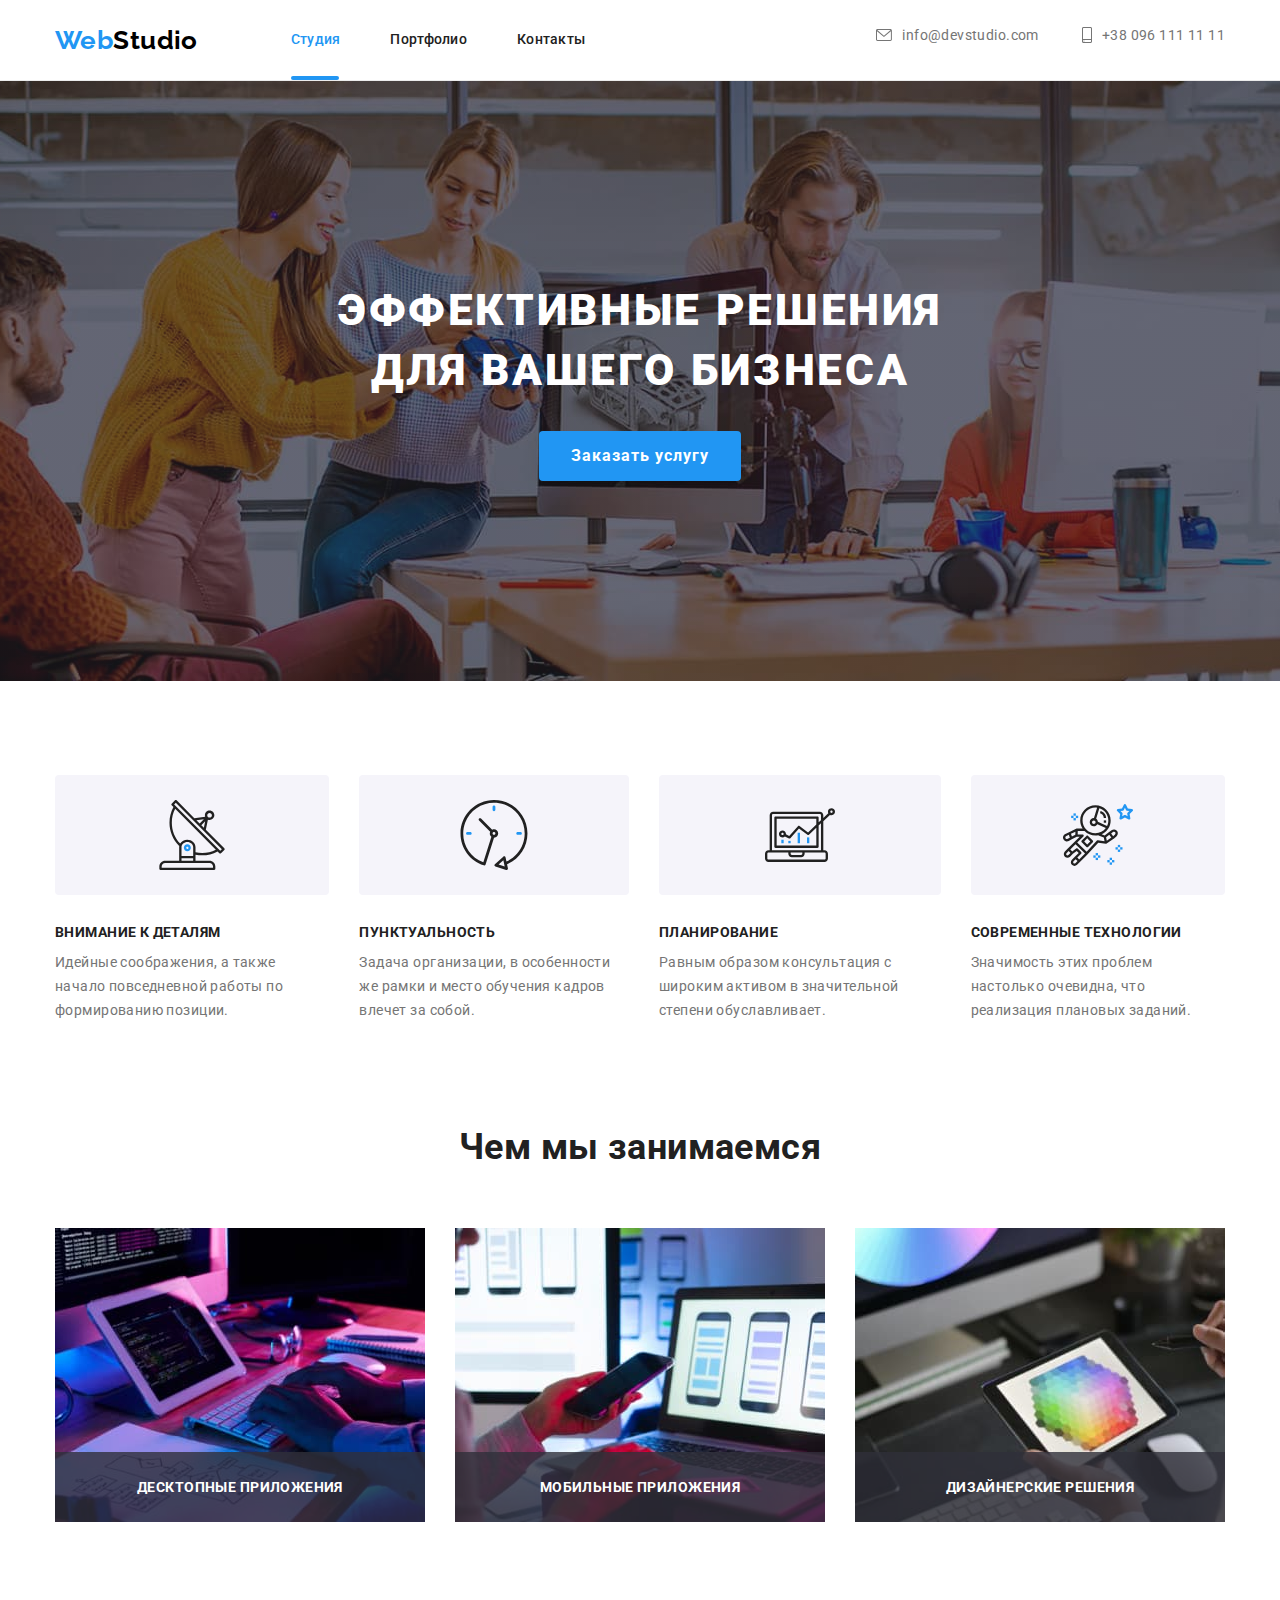
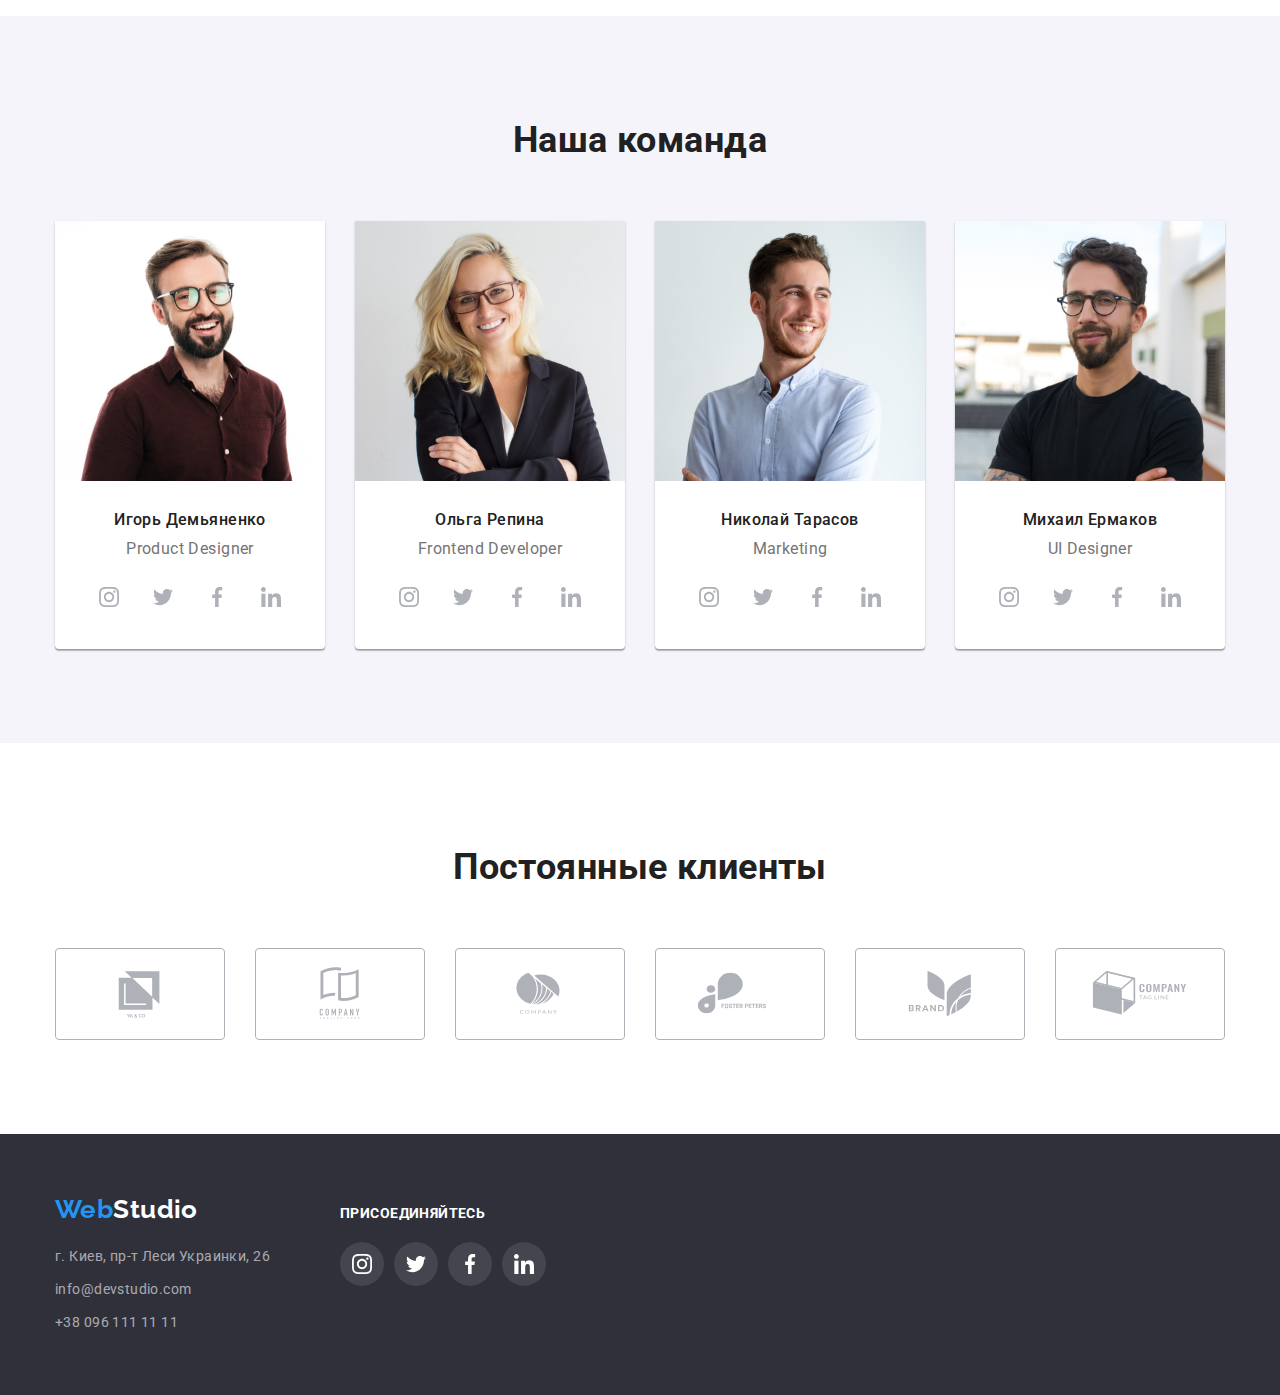
<file: index.html>
<!DOCTYPE html>
<html lang="ru">
  <head>
    <meta charset="UTF-8" />
    <meta http-equiv="X-UA-Compatible" content="IE=edge" />
    <meta name="viewport" content="width=device-width, initial-scale=1.0" />
    <title>Студия</title>
    <link rel="preconnect" href="https://fonts.googleapis.com" />
    <link rel="preconnect" href="https://fonts.gstatic.com" crossorigin />
    <link
      href="https://fonts.googleapis.com/css2?family=Raleway:wght@700&family=Roboto:wght@400;500;700;900&display=swap"
      rel="stylesheet"
    />
    <link rel="stylesheet" href="./css/modern-normalize.css" />
    <link rel="stylesheet" href="./css/style.css" />
  </head>
  <body>
    <!-- header start -->
    <header class="border">
      <div class="container flex-box">
        <nav class="nav">
          <a class="logo" href="./index.html"><span>Web</span>Studio</a>
          <ul class="nav-site">
            <li class="nav-site--item">
              <a class="nav-site--link current current-studio" href="">Студия</a>
            </li>
            <li class="nav-site--item">
              <a class="nav-site--link" href="./portfolio.html">Портфолио</a>
            </li>
            <li class="nav-site--item">
              <a class="nav-site--link" href="">Контакты</a>
            </li>
          </ul>
        </nav>

        <ul class="address">
          <li class="address-item">
            <a class="addres-cont" href="mailto:info@devstudio.com">
              <svg class="address-icon envelope">
                <use href="./images/sprite.svg#envelope"></use>
              </svg>
              info@devstudio.com
            </a>
          </li>
          <li class="address-item">
            <a class="addres-cont" href="tel:380961111111">
              <svg class="address-icon smartphone">
                <use href="./images/sprite.svg#smartphone"></use>
              </svg>
              +38 096 111 11 11
            </a>
          </li>
        </ul>
      </div>
    </header>
    <!-- header end -->

    <main>
      <!-- Hero start -->
      <section class="bg">
        <div class="hero">
          <h1 class="hero-title">
            Эффективные решения <br />
            для вашего бизнеса
          </h1>
          <button class="hero-btn" type="button" data-modal-open>Заказать услугу</button>
        </div>
      </section>
      <!-- Hero end -->

      <!-- benefit start -->
      <section class="section">
        <div class="container">
          <h2 class="visually-hidden" aria-hidden="true" tabindex="-1">Наши преимущества</h2>
          <ul class="benefit">
            <li class="benefit-item">
              <div class="benefit-box">
                <svg class="benefit-icon">
                  <use href="./images/sprite.svg#antenna"></use>
                </svg>
              </div>
              <h3 class="benefit-item--title">Внимание к деталям</h3>
              <p>
                Идейные соображения, а также начало повседневной работы по формированию позиции.
              </p>
            </li>

            <li class="benefit-item">
              <div class="benefit-box">
                <svg class="benefit-icon">
                  <use href="./images/sprite.svg#clock"></use>
                </svg>
              </div>
              <h3 class="benefit-item--title">Пунктуальность</h3>
              <p>
                Задача организации, в особенности же рамки и место обучения кадров влечет за собой.
              </p>
            </li>

            <li class="benefit-item">
              <div class="benefit-box">
                <svg class="benefit-icon">
                  <use href="./images/sprite.svg#diagram"></use>
                </svg>
              </div>
              <h3 class="benefit-item--title">Планирование</h3>
              <p>
                Равным образом консультация с широким активом в значительной степени обуславливает.
              </p>
            </li>

            <li class="benefit-item">
              <div class="benefit-box">
                <svg class="benefit-icon">
                  <use href="./images/sprite.svg#astronaut"></use>
                </svg>
              </div>
              <h3 class="benefit-item--title">Современные технологии</h3>
              <p>Значимость этих проблем настолько очевидна, что реализация плановых заданий.</p>
            </li>
          </ul>
        </div>
      </section>
      <!-- benefit end -->

      <!-- class start -->
      <section class="section class">
        <div class="container">
          <h2 class="title">Чем мы занимаемся</h2>
          <ul class="class">
            <li class="class-item">
              <img src="./images/class-1.jpg" alt="робота за компьютером" width="370" />
              <div class="class-description">
                <p class="class-description--text">Десктопные приложения</p>
              </div>
            </li>

            <li class="class-item">
              <img src="./images/class-2.jpg" alt="робота за телефоном" width="370" />
              <div class="class-description">
                <p class="class-description--text">Мобильные приложения</p>
              </div>
            </li>

            <li class="class-item">
              <img src="./images/class-3.jpg" alt="дизайн" width="370" />
              <div class="class-description">
                <p class="class-description--text">Дизайнерские решения</p>
              </div>
            </li>
          </ul>
        </div>
      </section>
      <!-- class end -->

      <!-- team start -->
      <section class="section team-bg">
        <div class="container">
          <h2 class="title">Наша команда</h2>
          <ul class="team">
            <li class="team-item">
              <img
                class="team-item--img"
                src="./images/team-1.jpg"
                alt="Игорь Демьяненко"
                width="270"
              />
              <div class="team-content">
                <h3 class="team-item--title">Игорь Демьяненко</h3>
                <p class="team-item--text">Product Designer</p>

                <ul class="team-social">
                  <li class="team-social-box">
                    <a class="team-social-link" href="" aria-label="instagram link">
                      <svg class="team-social-svg social-link">
                        <use href="./images/sprite.svg#instagram"></use>
                      </svg>
                    </a>
                  </li>

                  <li class="team-social-box">
                    <a class="team-social-link" href="" aria-label="twitter link">
                      <svg class="team-social-svg social-link">
                        <use href="./images/sprite.svg#twitter"></use>
                      </svg>
                    </a>
                  </li>

                  <li class="team-social-box">
                    <a class="team-social-link" href="" aria-label="facebook link">
                      <svg class="team-social-svg social-link">
                        <use href="./images/sprite.svg#facebook"></use>
                      </svg>
                    </a>
                  </li>

                  <li class="team-social-box">
                    <a class="team-social-link" href="" aria-label="linkedin link">
                      <svg class="team-social-svg social-link">
                        <use href="./images/sprite.svg#linkedin"></use>
                      </svg>
                    </a>
                  </li>
                </ul>
              </div>
            </li>
            <li class="team-item">
              <img
                class="team-item--img"
                src="./images/team-2.jpg"
                alt="Ольга Репина"
                width="270"
              />
              <div class="team-content">
                <h3 class="team-item--title">Ольга Репина</h3>
                <p class="team-item--text">Frontend Developer</p>

                <ul class="team-social">
                  <li class="team-social-box">
                    <a class="team-social-link" href="" aria-label="instagram link">
                      <svg class="team-social-svg social-link">
                        <use href="./images/sprite.svg#instagram"></use>
                      </svg>
                    </a>
                  </li>

                  <li class="team-social-box">
                    <a class="team-social-link" href="" aria-label="twitter link">
                      <svg class="team-social-svg social-link">
                        <use href="./images/sprite.svg#twitter"></use>
                      </svg>
                    </a>
                  </li>

                  <li class="team-social-box">
                    <a class="team-social-link" href="" aria-label="facebook link">
                      <svg class="team-social-svg social-link">
                        <use href="./images/sprite.svg#facebook"></use>
                      </svg>
                    </a>
                  </li>

                  <li class="team-social-box">
                    <a class="team-social-link" href="" aria-label="linkedin link">
                      <svg class="team-social-svg social-link">
                        <use href="./images/sprite.svg#linkedin"></use>
                      </svg>
                    </a>
                  </li>
                </ul>
              </div>
            </li>

            <li class="team-item">
              <img
                class="team-item--img"
                src="./images/team-3.jpg"
                alt="Николай Тарасов"
                width="270"
              />
              <div class="team-content">
                <h3 class="team-item--title">Николай Тарасов</h3>
                <p class="team-item--text">Marketing</p>

                <ul class="team-social">
                  <li class="team-social-box">
                    <a class="team-social-link" href="" aria-label="instagram link">
                      <svg class="team-social-svg social-link">
                        <use href="./images/sprite.svg#instagram"></use>
                      </svg>
                    </a>
                  </li>

                  <li class="team-social-box">
                    <a class="team-social-link" href="" aria-label="twitter link">
                      <svg class="team-social-svg social-link">
                        <use href="./images/sprite.svg#twitter"></use>
                      </svg>
                    </a>
                  </li>

                  <li class="team-social-box">
                    <a class="team-social-link" href="" aria-label="facebook link">
                      <svg class="team-social-svg social-link">
                        <use href="./images/sprite.svg#facebook"></use>
                      </svg>
                    </a>
                  </li>

                  <li class="team-social-box">
                    <a class="team-social-link" href="" aria-label="linkedin link">
                      <svg class="team-social-svg social-link">
                        <use href="./images/sprite.svg#linkedin"></use>
                      </svg>
                    </a>
                  </li>
                </ul>
              </div>
            </li>

            <li class="team-item">
              <img
                class="team-item--img"
                src="./images/team-4.jpg"
                alt="Михаил Ермаков"
                width="270"
              />
              <div class="team-content">
                <h3 class="team-item--title">Михаил Ермаков</h3>
                <p class="team-item--text">UI Designer</p>

                <ul class="team-social">
                  <li class="team-social-box">
                    <a class="team-social-link" href="" aria-label="instagram link">
                      <svg class="team-social-svg social-link">
                        <use href="./images/sprite.svg#instagram"></use>
                      </svg>
                    </a>
                  </li>

                  <li class="team-social-box">
                    <a class="team-social-link" href="" aria-label="twitter link">
                      <svg class="team-social-svg social-link">
                        <use href="./images/sprite.svg#twitter"></use>
                      </svg>
                    </a>
                  </li>

                  <li class="team-social-box">
                    <a class="team-social-link" href="" aria-label="facebook link">
                      <svg class="team-social-svg social-link">
                        <use href="./images/sprite.svg#facebook"></use>
                      </svg>
                    </a>
                  </li>

                  <li class="team-social-box">
                    <a class="team-social-link" href="" aria-label="linkedin link">
                      <svg class="team-social-svg social-link">
                        <use href="./images/sprite.svg#linkedin"></use>
                      </svg>
                    </a>
                  </li>
                </ul>
              </div>
            </li>
          </ul>
        </div>
      </section>
      <!-- team end -->

      <!-- clients start -->
      <section class="section">
        <div class="container">
          <h2 class="title">Постоянные клиенты</h2>

          <ul class="clients-inner">
            <li class="clients-item">
              <a class="clients-link" href="">
                <svg class="clients-svg">
                  <use href="./images/sprite.svg#Logo-1"></use>
                </svg>
              </a>
            </li>

            <li class="clients-item">
              <a class="clients-link" href="">
                <svg class="clients-svg">
                  <use href="./images/sprite.svg#Logo-2"></use>
                </svg>
              </a>
            </li>

            <li class="clients-item">
              <a class="clients-link" href="">
                <svg class="clients-svg">
                  <use href="./images/sprite.svg#Logo-3"></use>
                </svg>
              </a>
            </li>

            <li class="clients-item">
              <a class="clients-link" href="">
                <svg class="clients-svg">
                  <use href="./images/sprite.svg#Logo-4"></use>
                </svg>
              </a>
            </li>

            <li class="clients-item">
              <a class="clients-link" href="">
                <svg class="clients-svg">
                  <use href="./images/sprite.svg#Logo-5"></use>
                </svg>
              </a>
            </li>

            <li class="clients-item">
              <a class="clients-link" href="">
                <svg class="clients-svg">
                  <use href="./images/sprite.svg#Logo-6"></use>
                </svg>
              </a>
            </li>
          </ul>
        </div>
      </section>
      <!-- clients end -->
    </main>
    <!-- footer start -->
    <footer class="footer">
      <div class="container">
        <div class="flex">
          <div class="footer-address">
            <a class="logo footer-logo" href="./index.html"><span>Web</span>Studio</a>
            <address>
              <p class="footer-cont address">г. Киев, пр-т Леси Украинки, 26</p>
              <ul>
                <li class="item">
                  <a class="footer-cont" href="mailto:info@devstudio.com">info@devstudio.com</a>
                </li>
                <li class="item">
                  <a class="footer-cont" href="tel:380961111111">+38 096 111 11 11</a>
                </li>
              </ul>
            </address>
          </div>

          <div class="footer-social">
            <h2 class="footer-social--title">присоединяйтесь</h2>
            <ul class="footer-social--inner">
              <li class="footer-social--box">
                <a class="footer-social--link" href="" aria-label="instagram link">
                  <svg class="social-link">
                    <use href="./images/sprite.svg#instagram"></use>
                  </svg>
                </a>
              </li>

              <li class="footer-social--box">
                <a class="footer-social--link" href="" aria-label="twitter link">
                  <svg class="social-link">
                    <use href="./images/sprite.svg#twitter"></use>
                  </svg>
                </a>
              </li>

              <li class="footer-social--box">
                <a class="footer-social--link" href="" aria-label="facebook link">
                  <svg class="social-link">
                    <use href="./images/sprite.svg#facebook"></use>
                  </svg>
                </a>
              </li>

              <li class="footer-social--box">
                <a class="footer-social--link" href="" aria-label="linkedin link">
                  <svg class="social-link">
                    <use href="./images/sprite.svg#linkedin"></use>
                  </svg>
                </a>
              </li>
            </ul>
          </div>
        </div>
      </div>
    </footer>
    <!-- footer end -->

    <div class="backdrop backdrop-hidden" data-modal>
      <div class="modal">
        <button class="modal-btn" type="button" data-modal-close>
          <svg class="modal-svg">
            <use href="./images/sprite.svg#close-backdrop"></use>
          </svg>
        </button>
      </div>
    </div>

    <script src="./js/modal.js"></script>
  </body>
</html>
</file>
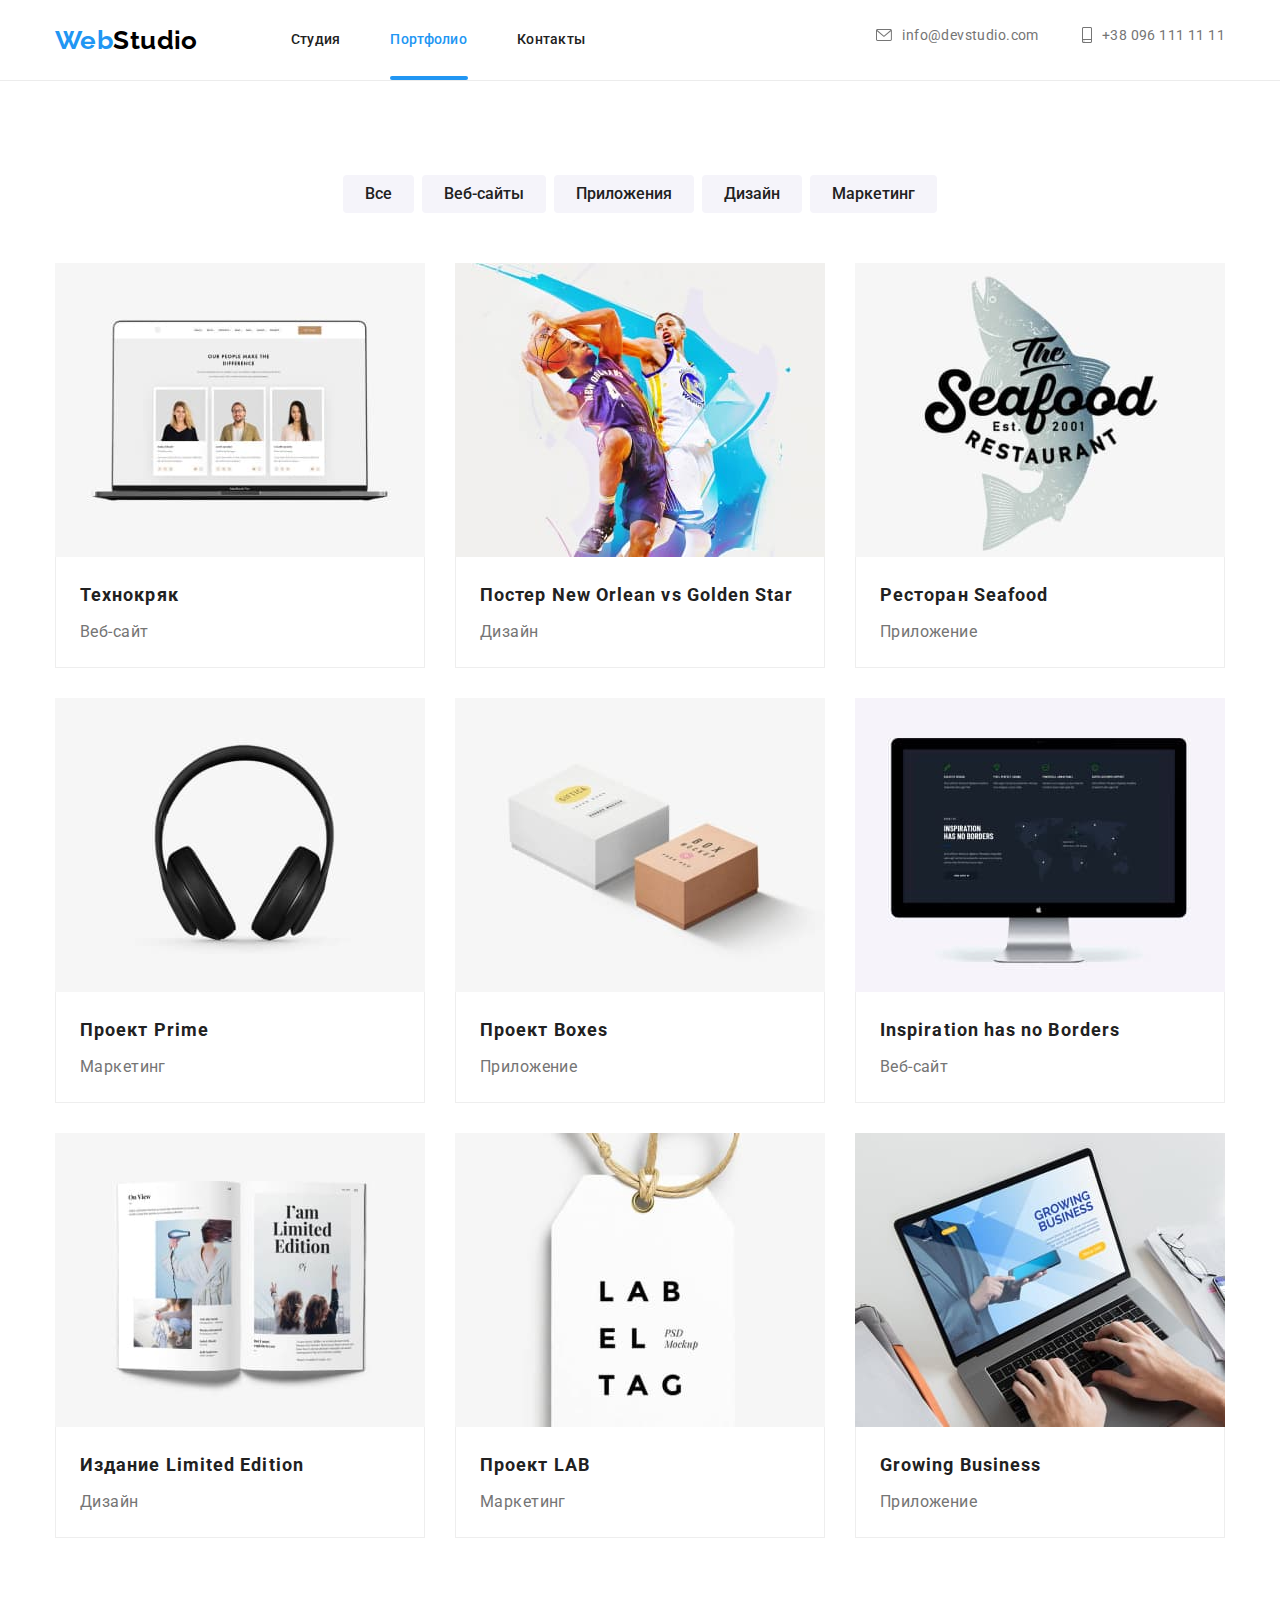
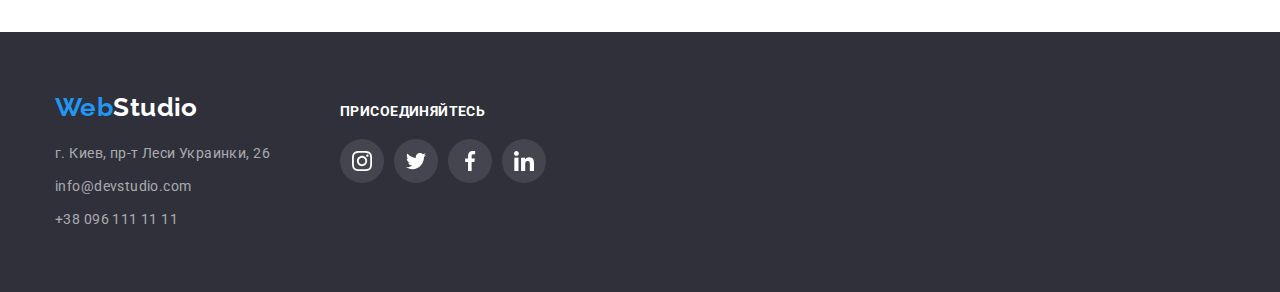
<file: portfolio.html>
<!DOCTYPE html>
<html lang="ru">
  <head>
    <meta charset="UTF-8" />
    <meta http-equiv="X-UA-Compatible" content="IE=edge" />
    <meta name="viewport" content="width=device-width, initial-scale=1.0" />
    <title>Портфолио</title>
    <link rel="preconnect" href="https://fonts.googleapis.com" />
    <link rel="preconnect" href="https://fonts.gstatic.com" crossorigin />
    <link
      href="https://fonts.googleapis.com/css2?family=Raleway:wght@700&family=Roboto:wght@400;500;700;900&display=swap"
      rel="stylesheet"
    />
    <link rel="stylesheet" href="./css/modern-normalize.css" />
    <link rel="stylesheet" href="./css/style.css" />
  </head>
  <body>
    <!-- header start -->
    <header class="border">
      <div class="container flex-box">
        <nav class="nav">
          <a class="logo" href="./index.html"><span>Web</span>Studio</a>

          <ul class="nav-site">
            <li class="nav-site--item">
              <a class="nav-site--link" href="./index.html">Студия</a>
            </li>
            <li class="nav-site--item">
              <a class="nav-site--link current current-portfolio" href="./portfolio.html"
                >Портфолио</a
              >
            </li>
            <li class="nav-site--item">
              <a class="nav-site--link" href="">Контакты</a>
            </li>
          </ul>
        </nav>

        <ul class="address">
          <li class="address-item">
            <a class="addres-cont" href="mailto:info@devstudio.com">
              <svg class="address-icon envelope">
                <use href="./images/sprite.svg#envelope"></use>
              </svg>
              info@devstudio.com
            </a>
          </li>
          <li class="address-item">
            <a class="addres-cont" href="tel:380961111111">
              <svg class="address-icon smartphone">
                <use href="./images/sprite.svg#smartphone"></use>
              </svg>
              +38 096 111 11 11
            </a>
          </li>
        </ul>
      </div>
    </header>
    <!-- header end -->
    <main>
      <section class="section">
        <div class="container">
          <h1 class="visually-hidden" aria-hidden="true" tabindex="-1">Примеры наших робот</h1>
          <!--filter start  -->

          <ul class="filter">
            <li class="filter-item">
              <button class="filter-btn" type="button">Все</button>
            </li>
            <li class="filter-item">
              <button class="filter-btn" type="button">Веб-сайты</button>
            </li>
            <li class="filter-item">
              <button class="filter-btn" type="button">Приложения</button>
            </li>
            <li class="filter-item">
              <button class="filter-btn" type="button">Дизайн</button>
            </li>
            <li class="filter-item">
              <button class="filter-btn" type="button">Маркетинг</button>
            </li>
          </ul>
          <!--filter end  -->

          <!--work examples start  -->
          <ul class="work">
            <li class="work-item">
              <a class="work-item--link" href="">
                <div class="work-inner">
                  <img
                    class="work-item-img"
                    src="./images/portfolio-img-1.jpg"
                    alt="сайт технокряк"
                    width="370"
                  />
                  <div class="work-overley">
                    <p class="work-overley--text">
                      Технокряк это современная площадка распространения коронавируса. Компании
                      используют эту платформу для цифрового шпионажа и атак на защищённые сервера
                      конкурентов.
                    </p>
                  </div>
                </div>

                <div class="work-content">
                  <h2 class="work-item--title">Технокряк</h2>
                  <p class="work-item--text">Веб-сайт</p>
                </div>
              </a>
            </li>

            <li class="work-item">
              <a class="work-item--link" href="">
                <div class="work-inner">
                  <img
                    class="work-item-img"
                    src="./images/portfolio-img-2.jpg"
                    alt="постер игры в баскетбол"
                    width="370"
                  />
                  <div class="work-overley">
                    <p class="work-overley--text">
                      Технокряк это современная площадка распространения коронавируса. Компании
                      используют эту платформу для цифрового шпионажа и атак на защищённые сервера
                      конкурентов.
                    </p>
                  </div>
                </div>

                <div class="work-content">
                  <h2 class="work-item--title">Постер New Orlean vs Golden Star</h2>
                  <p class="work-item--text">Дизайн</p>
                </div>
              </a>
            </li>

            <li class="work-item">
              <a class="work-item--link" href="">
                <div class="work-inner">
                  <img
                    class="work-item-img"
                    src="./images/portfolio-img-3.jpg"
                    alt="логотип ресторана Seafood"
                    width="370"
                  />
                  <div class="work-overley">
                    <p class="work-overley--text">
                      Технокряк это современная площадка распространения коронавируса. Компании
                      используют эту платформу для цифрового шпионажа и атак на защищённые сервера
                      конкурентов.
                    </p>
                  </div>
                </div>

                <div class="work-content">
                  <h2 class="work-item--title">Ресторан Seafood</h2>
                  <p class="work-item--text">Приложение</p>
                </div>
              </a>
            </li>

            <li class="work-item">
              <a class="work-item--link" href="">
                <div class="work-inner">
                  <img
                    class="work-item-img"
                    src="./images/portfolio-img-4.jpg"
                    alt="наушники"
                    width="370"
                  />
                  <div class="work-overley">
                    <p class="work-overley--text">
                      Технокряк это современная площадка распространения коронавируса. Компании
                      используют эту платформу для цифрового шпионажа и атак на защищённые сервера
                      конкурентов.
                    </p>
                  </div>
                </div>

                <div class="work-content">
                  <h2 class="work-item--title">Проект Prime</h2>
                  <p class="work-item--text">Маркетинг</p>
                </div>
              </a>
            </li>

            <li class="work-item">
              <a class="work-item--link" href="">
                <div class="work-inner">
                  <img
                    class="work-item-img"
                    src="./images/portfolio-img-5.jpg"
                    alt="две коробки"
                    width="370"
                  />
                  <div class="work-overley">
                    <p class="work-overley--text">
                      Технокряк это современная площадка распространения коронавируса. Компании
                      используют эту платформу для цифрового шпионажа и атак на защищённые сервера
                      конкурентов.
                    </p>
                  </div>
                </div>

                <div class="work-content">
                  <h2 class="work-item--title">Проект Boxes</h2>
                  <p class="work-item--text">Приложение</p>
                </div>
              </a>
            </li>

            <li class="work-item">
              <a class="work-item--link" href="">
                <div class="work-inner">
                  <img
                    class="work-item-img"
                    src="./images/portfolio-img-6.jpg"
                    alt="Веб-сайт"
                    width="370"
                  />
                  <div class="work-overley">
                    <p class="work-overley--text">
                      Технокряк это современная площадка распространения коронавируса. Компании
                      используют эту платформу для цифрового шпионажа и атак на защищённые сервера
                      конкурентов.
                    </p>
                  </div>
                </div>

                <div class="work-content">
                  <h2 class="work-item--title">Inspiration has no Borders</h2>
                  <p class="work-item--text">Веб-сайт</p>
                </div>
              </a>
            </li>

            <li class="work-item">
              <a class="work-item--link" href="">
                <div class="work-inner">
                  <img
                    class="work-item-img"
                    src="./images/portfolio-img-7.jpg"
                    alt="журнал Limited Edition"
                    width="370"
                  />
                  <div class="work-overley">
                    <p class="work-overley--text">
                      Технокряк это современная площадка распространения коронавируса. Компании
                      используют эту платформу для цифрового шпионажа и атак на защищённые сервера
                      конкурентов.
                    </p>
                  </div>
                </div>

                <div class="work-content">
                  <h2 class="work-item--title">Издание Limited Edition</h2>
                  <p class="work-item--text">Дизайн</p>
                </div>
              </a>
            </li>

            <li class="work-item">
              <a class="work-item--link" href="">
                <div class="work-inner">
                  <img
                    class="work-item-img"
                    src="./images/portfolio-img-8.jpg"
                    alt="Проект LAB"
                    width="370"
                  />
                  <div class="work-overley">
                    <p class="work-overley--text">
                      Технокряк это современная площадка распространения коронавируса. Компании
                      используют эту платформу для цифрового шпионажа и атак на защищённые сервера
                      конкурентов.
                    </p>
                  </div>
                </div>

                <div class="work-content">
                  <h2 class="work-item--title">Проект LAB</h2>
                  <p class="work-item--text">Маркетинг</p>
                </div>
              </a>
            </li>

            <li class="work-item">
              <a class="work-item--link" href="">
                <div class="work-inner">
                  <img
                    class="work-item-img"
                    src="./images/portfolio-img-9.jpg"
                    alt="Приложение Growing Business"
                    width="370"
                  />
                  <div class="work-overley">
                    <p class="work-overley--text">
                      Технокряк это современная площадка распространения коронавируса. Компании
                      используют эту платформу для цифрового шпионажа и атак на защищённые сервера
                      конкурентов.
                    </p>
                  </div>
                </div>

                <div class="work-content">
                  <h2 class="work-item--title">Growing Business</h2>
                  <p class="work-item--text">Приложение</p>
                </div>
              </a>
            </li>
          </ul>
          <!--work examples end  -->
        </div>
      </section>
    </main>

    <!-- footer start -->
    <footer class="footer">
      <div class="container">
        <div class="flex">
          <div class="footer-address">
            <a class="logo footer-logo" href="./index.html"><span>Web</span>Studio</a>
            <address>
              <p class="footer-cont address">г. Киев, пр-т Леси Украинки, 26</p>
              <ul>
                <li class="item">
                  <a class="footer-cont" href="mailto:info@devstudio.com">info@devstudio.com</a>
                </li>
                <li class="item">
                  <a class="footer-cont" href="tel:380961111111">+38 096 111 11 11</a>
                </li>
              </ul>
            </address>
          </div>

          <div class="footer-social">
            <h2 class="footer-social--title">присоединяйтесь</h2>
            <ul class="footer-social--inner">
              <li class="footer-social--box">
                <a class="footer-social--link" href="" aria-label="instagram link">
                  <svg class="social-link">
                    <use href="./images/sprite.svg#instagram"></use>
                  </svg>
                </a>
              </li>

              <li class="footer-social--box">
                <a class="footer-social--link" href="" aria-label="twitter link">
                  <svg class="social-link">
                    <use href="./images/sprite.svg#twitter"></use>
                  </svg>
                </a>
              </li>

              <li class="footer-social--box">
                <a class="footer-social--link" href="" aria-label="facebook link">
                  <svg class="social-link">
                    <use href="./images/sprite.svg#facebook"></use>
                  </svg>
                </a>
              </li>

              <li class="footer-social--box">
                <a class="footer-social--link" href="" aria-label="linkedin link">
                  <svg class="social-link">
                    <use href="./images/sprite.svg#linkedin"></use>
                  </svg>
                </a>
              </li>
            </ul>
          </div>
        </div>
      </div>
    </footer>
    <!-- footer end -->
  </body>
</html>
</file>
<file: css/style.css>
:root {
  --main-color: #ffffff;
  --second-bg-color: #2f303a;
  --text-color: #757575;
  --title-color: #212121;
  --hover-color: #2196f3;
  --footer-text-color: rgba(255, 255, 255, 0.6);
  --filter-btn-bg: #f5f4fa;
  --logo-color: #000000;
  --border-work-color: #eeeeee;
  --svg-color: #afb1b8;
  --animation-cubic-bezier: cubic-bezier(0.4, 0, 0.2, 1);
}

body {
  background-color: var(--main-color);
  color: var(--text-color);
  font-family: 'Roboto', sans-serif;
  font-size: 14px;
  line-height: 1.71;
  letter-spacing: 0.03em;
}
a {
  text-decoration: none;
}
ul {
  margin: 0;
  padding: 0;
}
li {
  list-style: none;
}
h1,
h2,
h3,
h4,
h5,
h6,
p {
  margin: 0;
}

img {
  display: block;
  max-width: 100%;
  height: auto;
}

button {
  border: none;
}

.section {
  padding-top: 94px;
  padding-bottom: 94px;
}

.container {
  width: 1200px;
  margin-left: auto;
  margin-right: auto;
  padding-left: 15px;
  padding-right: 15px;
}

.visually-hidden {
  position: absolute;
  white-space: nowrap;
  width: 1px;
  height: 1px;
  overflow: hidden;
  border: 0;
  padding: 0;
  clip: rect(0 0 0 0);
  clip-path: inset(50%);
  margin: -1px;
}

/* header start */
.border {
  border-bottom: 1px solid #ececec;
}
.flex-box {
  display: flex;
  align-items: center;
}
.nav {
  display: flex;
  align-items: center;
}
.logo {
  color: var(--logo-color);
  font-family: 'Raleway', sans-serif;
  font-weight: 700;
  font-size: 26px;
  line-height: 1.19;
}
.logo span {
  color: var(--hover-color);
}
.nav-site {
  display: flex;
  margin-left: 93px;
}

.nav-site--item {
  position: relative;
}

.nav-site--item:not(:last-child) {
  margin-right: 50px;
}
.nav-site--link {
  display: block;
  padding-top: 32px;
  padding-bottom: 32px;
  color: var(--title-color);
  font-weight: 500;
  line-height: 1.14;
  letter-spacing: 0.02em;

  transition: color 250ms var(--animation-cubic-bezier);
}
.current {
  color: var(--hover-color);
}

.current-portfolio::after,
.current-studio::after {
  content: '';
  position: absolute;
  bottom: 0;
  left: 0;
  display: inline-block;
  border-radius: 4px;
  height: 4px;

  background-color: var(--hover-color);
}

.current-studio::after {
  width: 48px;
}

.current-portfolio::after {
  width: 78px;
}

.address {
  display: flex;
  margin-left: auto;
}

.address-item:not(:last-child) {
  margin-right: 43px;
}

.address-item {
  display: flex;
  align-items: center;
}

.addres-cont {
  display: flex;
  align-items: center;
  color: var(--text-color);

  transition: color 250ms var(--animation-cubic-bezier);
}

.address-icon {
  display: inline-block;
  vertical-align: middle;
  margin-right: 10px;
  fill: currentColor;
}

.envelope {
  width: 16px;
  height: 12px;
}

.smartphone {
  width: 10px;
  height: 16px;
}

.nav-site--link:hover,
.addres-cont:hover,
.address-icon:hover,
.nav-site--link:focus,
.address-icon:focus,
.addres-cont:focus {
  fill: var(--hover-color);
  color: var(--hover-color);
}
/* header end */

/* Hero start */
.bg {
  max-width: 1600px;
  height: 600px;
  margin-left: auto;
  margin-right: auto;
  background-color: var(--second-bg-color);
  background-image: linear-gradient(to right, rgba(47, 48, 58, 0.4), rgba(47, 48, 58, 0.4)),
    url('../images/hero-bg.jpg');
  background-position: center;
  background-repeat: no-repeat;
  background-size: cover;
}

.hero {
  text-align: center;
  padding-top: 200px;
  padding-bottom: 200px;
}

.hero-title {
  margin-bottom: 30px;
  color: var(--main-color);
  font-weight: 900;
  font-size: 44px;
  line-height: 1.36;
  letter-spacing: 0.06em;
  text-transform: uppercase;
}
.hero-btn {
  padding-top: 10px;
  padding-right: 32px;
  padding-bottom: 10px;
  padding-left: 32px;
  border-radius: 4px;
  box-shadow: 0px 4px 4px rgba(0, 0, 0, 0.15);
  background-color: var(--hover-color);
  color: var(--main-color);
  font-family: 'Roboto', sans-serif;
  font-weight: 700;
  font-size: 16px;
  line-height: 1.87;
  letter-spacing: 0.06em;
  cursor: pointer;

  transition: transform 250ms var(--animation-cubic-bezier);
}

.hero-btn:hover {
  transform: skew(-10deg);
}
/* Hero end */

/* benefit start */
.benefit {
  display: flex;
}
.benefit-item {
  width: calc((100%-90px) / 4);
}
.benefit-item:not(:last-child) {
  margin-right: 30px;
}

.benefit-box {
  display: flex;
  justify-content: center;
  align-items: center;
  margin-bottom: 30px;
  height: 120px;
  border-radius: 4px;

  background-color: var(--filter-btn-bg);
}

.benefit-icon {
  width: 70px;
  height: 70px;
}

.benefit-item--title {
  margin-bottom: 10px;
  color: var(--title-color);
  font-weight: 700;
  font-size: 14px;
  line-height: 1.14;
  text-transform: uppercase;
}
/* benefit end */

/* class start */
.class {
  display: flex;
  justify-content: space-between;
  padding-top: 0;
}

.class-item {
  position: relative;
}

.class-description {
  position: absolute;
  bottom: 0;
  min-width: 370px;
  padding-top: 27px;
  padding-bottom: 27px;
  background-color: rgba(47, 48, 58, 0.8);
}

.class-description--text {
  color: var(--main-color);

  font-weight: 700;
  line-height: 1.145;
  text-transform: uppercase;
  text-align: center;
}
.title {
  margin-bottom: 50px;
  color: var(--title-color);
  font-weight: 700;
  font-size: 36px;
  line-height: 1.7;
  text-align: center;
}
/* class end */

/* team start */
.team-bg {
  background-color: var(--filter-btn-bg);
}
.team {
  display: flex;
}
.team-item {
  border-bottom-left-radius: 4px;
  border-bottom-right-radius: 4px;
  width: calc((100%-90px) / 4);
  background-color: var(--main-color);
  text-align: center;

  box-shadow: 0px 1px 3px rgba(0, 0, 0, 0.12), 0px 1px 1px rgba(0, 0, 0, 0.14),
    0px 2px 1px rgba(0, 0, 0, 0.2);
}
.team-item:not(:last-child) {
  margin-right: 30px;
}

.team-content {
  padding-top: 30px;
  padding-bottom: 30px;
}

.team-item--title {
  margin-bottom: 10px;
  color: var(--title-color);
  font-weight: 500;
  font-size: 16px;
  line-height: 1.18;
}
.team-item--text {
  margin-bottom: 16px;
  font-size: 16px;
  line-height: 1.18;
}

.team-social {
  display: flex;
  justify-content: center;
}

.team-social-link {
  display: flex;
  justify-content: center;
  align-items: center;
  width: 44px;
  height: 44px;
  border-radius: 50%;

  fill: var(--svg-color);

  transition: background-color 250ms var(--animation-cubic-bezier),
    fill 250ms var(--animation-cubic-bezier);
}

.team-social-box:not(:last-child) {
  margin-right: 10px;
}

.social-link {
  width: 20px;
  height: 20px;
}

.team-social-link:hover,
.team-social-link:focus {
  fill: var(--main-color);
  background-color: var(--hover-color);
}
/* team end */

/* clients start */
.clients-inner {
  display: flex;
}

.clients-link {
  display: flex;
  justify-content: center;
  align-items: center;
  width: 170px;
  height: 92px;

  border: 1px solid var(--svg-color);
  border-radius: 4px;

  fill: var(--svg-color);

  transition: background-color 250ms var(--animation-cubic-bezier),
    fill 250ms var(--animation-cubic-bezier);
}

.clients-item:not(:last-child) {
  margin-right: 30px;
}

.clients-svg {
  width: 106px;
  height: 60px;
}

.clients-link:hover,
.clients-link:focus {
  fill: var(--hover-color);
  border-color: var(--hover-color);
}

/* clients end */

/* portfolio start */
/* filter start */
.filter {
  display: flex;
  margin-bottom: 50px;
  justify-content: center;
}
.filter-item:not(:last-child) {
  margin-right: 8px;
}
.filter-btn {
  padding-top: 6px;
  padding-right: 22px;
  padding-bottom: 6px;
  padding-left: 22px;

  border-radius: 4px;

  background-color: var(--filter-btn-bg);
  color: var(--title-color);
  font-family: 'Roboto', sans-serif;
  font-weight: 500;
  font-size: 16px;
  line-height: 1.62;
  text-align: center;

  cursor: pointer;
  transition: background-color 250ms var(--animation-cubic-bezier),
    color 250ms var(--animation-cubic-bezier), box-shadow 250ms var(--animation-cubic-bezier);
}
.filter-btn:hover,
.filter-btn:focus {
  background-color: var(--hover-color);
  color: var(--main-color);

  box-shadow: 0px 3px 1px rgba(0, 0, 0, 0.1), 0px 1px 2px rgba(0, 0, 0, 0.08),
    0px 2px 2px rgba(0, 0, 0, 0.12);
}
/* filter end */

/* work examples start */

.work {
  display: flex;
  flex-wrap: wrap;
}
.work-item {
  width: calc((100% - 60px) / 3);

  background-color: var(--main-color);
}

.work-item:not(:nth-child(3n)) {
  margin-right: 30px;
}

.work-item:not(:nth-last-child(-n + 3)) {
  margin-bottom: 30px;
}

.work-inner {
  position: relative;
  overflow: hidden;
}

.work-overley {
  position: absolute;
  top: 0;
  min-height: 294px;

  padding-top: 63px;
  padding-right: 24px;
  padding-bottom: 63px;
  padding-left: 24px;

  background-color: rgba(33, 150, 243, 0.9);

  transform: translateY(100%);

  transition: transform 250ms var(--animation-cubic-bezier),
    opacity 250ms var(--animation-cubic-bezier), box-shadow 250ms var(--animation-cubic-bezier);

  opacity: 0;
}

.work-overley--text {
  color: var(--main-color);
  font-size: 18px;
  line-height: 1.55;
}

.work-item:hover {
  box-shadow: 0px 1px 1px rgba(0, 0, 0, 0.12), 0px 4px 4px rgba(0, 0, 0, 0.06),
    1px 4px 6px rgba(0, 0, 0, 0.16);
}

.work-item:hover .work-overley {
  transform: translateY(0);
  opacity: 1;
}

.work-content {
  padding-top: 20px;
  padding-right: 24px;
  padding-bottom: 20px;
  padding-left: 24px;
  background-color: var(--main-color);
  border-right: 1px solid var(--border-work-color);
  border-bottom: 1px solid var(--border-work-color);
  border-left: 1px solid var(--border-work-color);
}

.work-item--title {
  margin-bottom: 4px;
  color: var(--title-color);
  font-weight: 700;
  font-size: 18px;
  line-height: 2;
  letter-spacing: 0.06em;
}
.work-item--text {
  color: var(--text-color);
  font-size: 16px;
  line-height: 1.87;
}
/* work examples end */
/* portfolio end */

/* footer start */
.footer {
  padding-top: 60px;
  padding-bottom: 60px;

  background-color: var(--second-bg-color);
}

.flex {
  display: flex;
  align-items: baseline;
}

.footer-address {
  display: flex;
  flex-direction: column;
  margin-right: 70px;
}

.footer-logo {
  margin-bottom: 20px;
  color: var(--main-color);
}

.address{
  margin-bottom: 9px;
}

.item:not(:last-child) {
  margin-bottom: 9px;
}
.footer-cont {
  color: var(--footer-text-color);
  font-style: normal;

  transition: color 250ms var(--animation-cubic-bezier);
}
.footer-cont:hover,
.footer-cont:focus {
  color: var(--main-color);
}

.footer-social {
  display: flex;
  align-items: baseline;
  flex-direction: column;
}

.footer-social--title {
  margin-bottom: 20px;
  color: var(--main-color);
  font-weight: 700;
  font-size: 14px;
  line-height: 1.14;
  text-transform: uppercase;
}

.footer-social--inner {
  display: flex;
}

.footer-social--box:not(:last-child) {
  margin-right: 10px;
}

.footer-social--link {
  display: flex;
  justify-content: center;
  align-items: center;
  width: 44px;
  height: 44px;
  border-radius: 50%;

  background: rgba(255, 255, 255, 0.1);
  fill: var(--main-color);

  transition: background-color 250ms var(--animation-cubic-bezier);
}

.footer-social--link:hover,
.footer-social--link:focus {
  background-color: var(--hover-color);
}

/* footer end */

/* --------------backdrop----------------- */
.backdrop {
  position: fixed;
  top: 0;
  left: 0;
  width: 100%;
  height: 100%;

  background-color: rgba(0, 0, 0, 0.2);

  opacity: 1;
  transition: opacity 250ms var(--animation-cubic-bezier);
}

.backdrop-hidden {
  opacity: 0;
  pointer-events: none;
}

.backdrop-hidden .modal {
  transform: translate(-50%, -50%) scale(1.2);
}

.modal {
  position: absolute;
  top: 50%;
  left: 50%;
  transform: translate(-50%, -50%);

  min-width: 528px;
  min-height: 581px;

  background-color: var(--main-color);
  box-shadow: 0px 1px 3px rgba(0, 0, 0, 0.12), 0px 1px 1px rgba(0, 0, 0, 0.14),
    0px 2px 1px rgba(0, 0, 0, 0.2);
  border-radius: 4px;

  transform: translate(-50%, -50%) scale(1);
  transition: transform 250ms var(--animation-cubic-bezier);
}

.modal-btn {
  display: flex;

  margin-left: auto;
  margin-right: 8px;
  margin-top: 8px;

  padding-top: 6px;
  padding-bottom: 6px;
  padding-left: 6px;
  padding-right: 6px;

  background-color: transparent;
  border: 1px solid rgba(0, 0, 0, 0.1);
  border-radius: 50%;

  cursor: pointer;
  transition: transform 250ms var(--animation-cubic-bezier);
}

.modal-svg {
  width: 18px;
  height: 18px;
  /* transform: rotate(180deg); */
}

.modal-btn:hover {
  transform: rotate(45deg);
}
</file>
